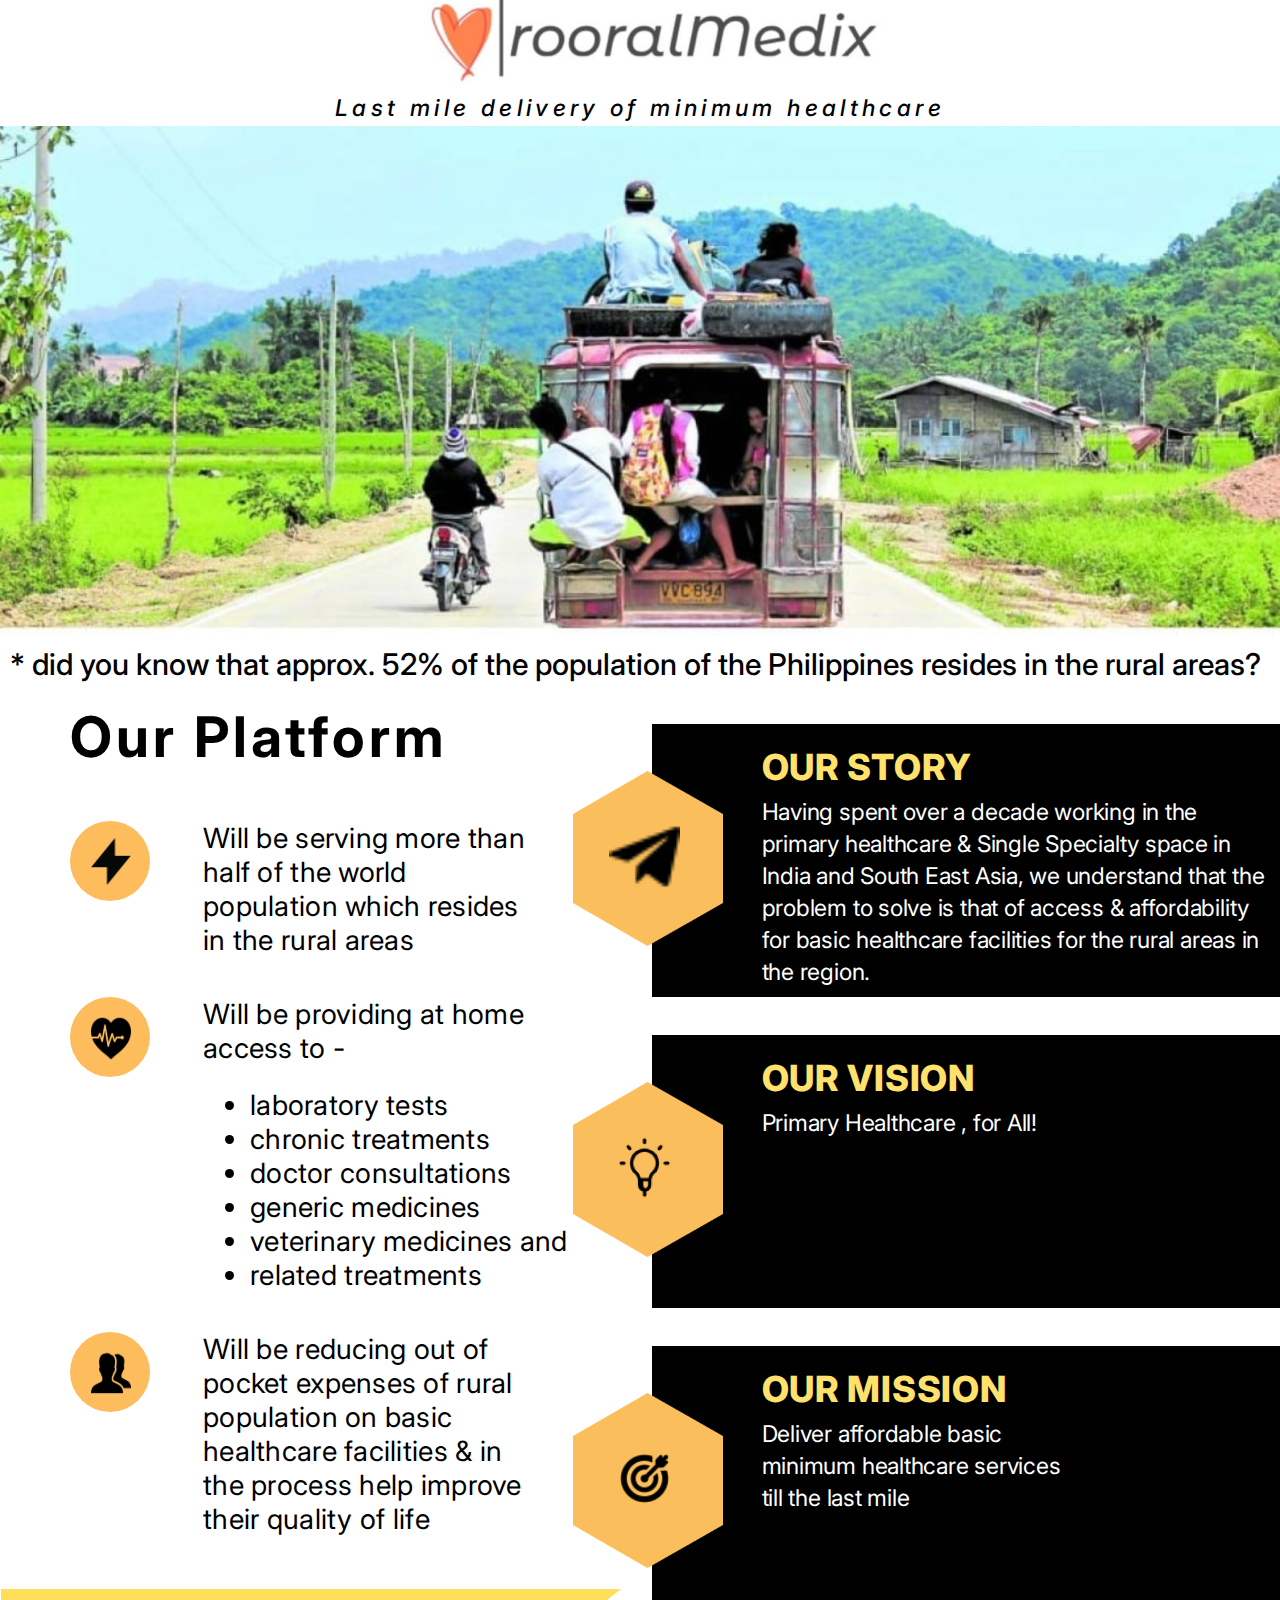
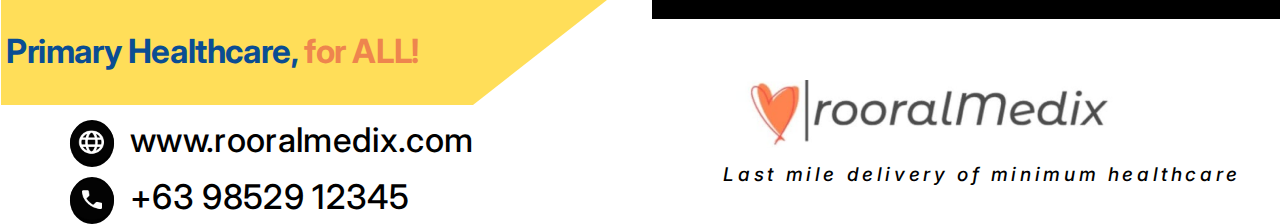
<file: index.html>
<!DOCTYPE html>
<html lang="en">

<head>
    <meta charset="UTF-8">
    <meta http-equiv="X-UA-Compatible" content="IE=edge">
    <meta name="viewport" content="width=device-width, initial-scale=1.0">
    <title>Document</title>
    <link rel="stylesheet" href="https://fonts.googleapis.com/css?family=Inter%3A400%2C500%2C700%2C800%2C900" />
    <link rel="stylesheet"
        href="https://fonts.googleapis.com/css?family=Source+Sans+Pro%3A400%2C500%2C700%2C800%2C900" />
    <link rel="stylesheet" href="./health.css" />
    <style>
       body {
    overflow-x: hidden;
}




        .header {
            display: flex;
            justify-content: center;
        }
    </style>
</head>

<body>

    <div class="container">
        <div>
            <div class="header"><img style="width: 38%;" src="rooral.png" alt=""></div>
            <div class="header">
                <h4
                    style="font-family: Inter;font-size: 23px;margin-top: 0px; font-style: italic;font-weight: 500;line-height: 35px;letter-spacing: 0.19em; text-align: left;">
                    Last mile delivery of minimum healthcare</h4>
            </div>
        </div>
        <div class="main-container">
            <img class="health-img" src="health.png" alt="">
        </div>

        <div style="padding: 10px;">
            <h5 class="paragraph1">* did you know that approx. 52% of the population of the Philippines resides in the
                rural areas?</h5>
        </div>


        <!-- second container -->

        <div class="second-container">
            <div style="width: 40vw; margin: 10px 0 0 70px; ">
                <div>
                    <h1
                        style="font-family: Inter; margin-bottom: 50px; font-size: 56px; font-weight: 700; line-height: 68px; letter-spacing: 0.07em; text-align: left;">
                        Our Platform</h1>
                </div>
                <div class="first-box">
                    <div class="first-block">
                        <img class="icon-bolt" src="./assets/icon-bolt.png" />


                    </div>
                    <p class="para-main">Will be serving more than half of the world population which resides in the
                        rural areas
                    </p>

                </div>
                <div class="first-box">
                    <div class="first-block">
                        <img class="icon-bolt" src="./assets/icons8-health-50-1.png" />


                    </div>
                    <div>
                        <p class="para-main">Will be providing at home access to - </p>
                        <ul class="para-main" style="padding: 23px 0 0 100px;">
                            <li>laboratory tests</li>
                            <li>chronic treatments</li>
                            <li>doctor consultations</li>
                            <li>generic medicines</li>
                            <li>veterinary medicines and</li>
                            <li>related treatments</li>
                        </ul>
                    </div>

                </div>
                <div class="first-box">
                    <div class="first-block">
                        <img class="icon-bolt" src="./assets/icons8-employees-50-1.png" />


                    </div>
                    <p class="para-main">Will be reducing out of pocket expenses of rural population on basic healthcare
                        facilities &amp; in the process help improve their quality of life
                    </p>

                </div>

                <div class="tria">
                    <h5 style="margin-top: -78px; padding-left: 5px;">Primary Healthcare, <span style="color: #EE854E;">for ALL!</span></h2>
                </div>
            </div>


            <div style="padding: 31px 0 0 31px; width: 60vw;">
                <div class="second-box">
                    <div style="width: 79px; margin-top: 47px; "> 
                        <img class="reactangle1"src="./assets/rectangle-2.png" alt="">
                        <img class="telegram" src="./assets/icons8-telegram-24-2.png" alt="">
                    </div>
                    <div style="background-color: black; width: 100%; position: relative; z-index: -2;     padding: 21px 8px 15px 0;
                      ">
                        <h2 class="main-head">OUR STORY</h2>
                        <p class="para2">Having spent over a decade working in the primary healthcare & Single Specialty
                            space in India and South East Asia, we understand that the problem to solve is that of
                            access & affordability for basic healthcare facilities for the rural areas in the region.
                        </p>
                    </div>
                </div>
                <div class="second-box">
                    <div style="width: 79px; margin-top: 47px; "> 
                        <img class="reactangle1"src="./assets/rectangle-2.png" alt="">
                        <img class="telegram" src="./assets/icons8-bulb-64 2.png" alt="">
                    </div>
                    <div style="background-color: black; width: 100%; position: relative; z-index: -2;     padding: 21px 8px 15px 0;
                      ">
                        <h2 class="main-head">OUR VISION</h2>
                        <p class="para2">Primary Healthcare , for All!
                        </p>
                    </div>
                </div>
                <div class="second-box">
                    <div style="width: 79px; margin-top: 47px; "> 
                        <img class="reactangle1"src="./assets/rectangle-2.png" alt="">
                        <img class="telegram" src="./assets/icons8-goal-64-2.png" alt="">
                    </div>
                    <div style="background-color: black; width: 100%; position: relative; z-index: -2;     padding: 21px 200px 15px 0;
                      ">
                        <h2 class="main-head">OUR MISSION</h2>
                        <p class="para2">Deliver affordable basic minimum healthcare services till the last mile
                        </p>
                    </div>
                </div>
            </div>


          
        


        </div>

        <div class="footer">
            <div>
                <div  style="display: flex;">
                    <div style="background-color: black;  background-color: black;
                    border-radius: 100%;"><img style="width: 44px; height: 41px;
                        margin-top: 2px;"  src="./assets/frame-20.png" alt=""></div>
                               <p style="font-family: Inter;font-size: 34px;    margin: 5px 0 0 16px;
                               font-weight: 500; line-height: 30px;letter-spacing: 0.01em;text-align: left;">www.rooralmedix.com</p>
    
                </div>
    
                <div  style="display: flex; padding-top: 10px;">
                    <div style="background-color: black;  background-color: black;
                    border-radius: 100%;"><img style="width: 44px; height: 41px;
                        margin-top: 2px;"  src="./assets/frame-21.png" alt=""></div>
                               <p style="font-family: Inter;font-size: 34px;    margin: 5px 0 0 16px;
                               font-weight: 500; line-height: 30px;letter-spacing: 0.01em;text-align: left;">+63 98529 12345</p>
    
                </div>
            </div>

            <div>
                <div class="footer-head" style="    margin-top: -40px;
                "><img style="width: 70%;" src="rooral.png" alt=""></div>
                <div class="footer-head">
                    <h4
                        style="font-family: Inter;font-size: 19px;margin-top: 0px; font-style: italic;font-weight: 500;line-height: 35px;letter-spacing: 0.19em; text-align: left;">
                        Last mile delivery of minimum healthcare</h4>
                </div>
            </div>
            

             
        </div>

      


</body>

</html>
</file>
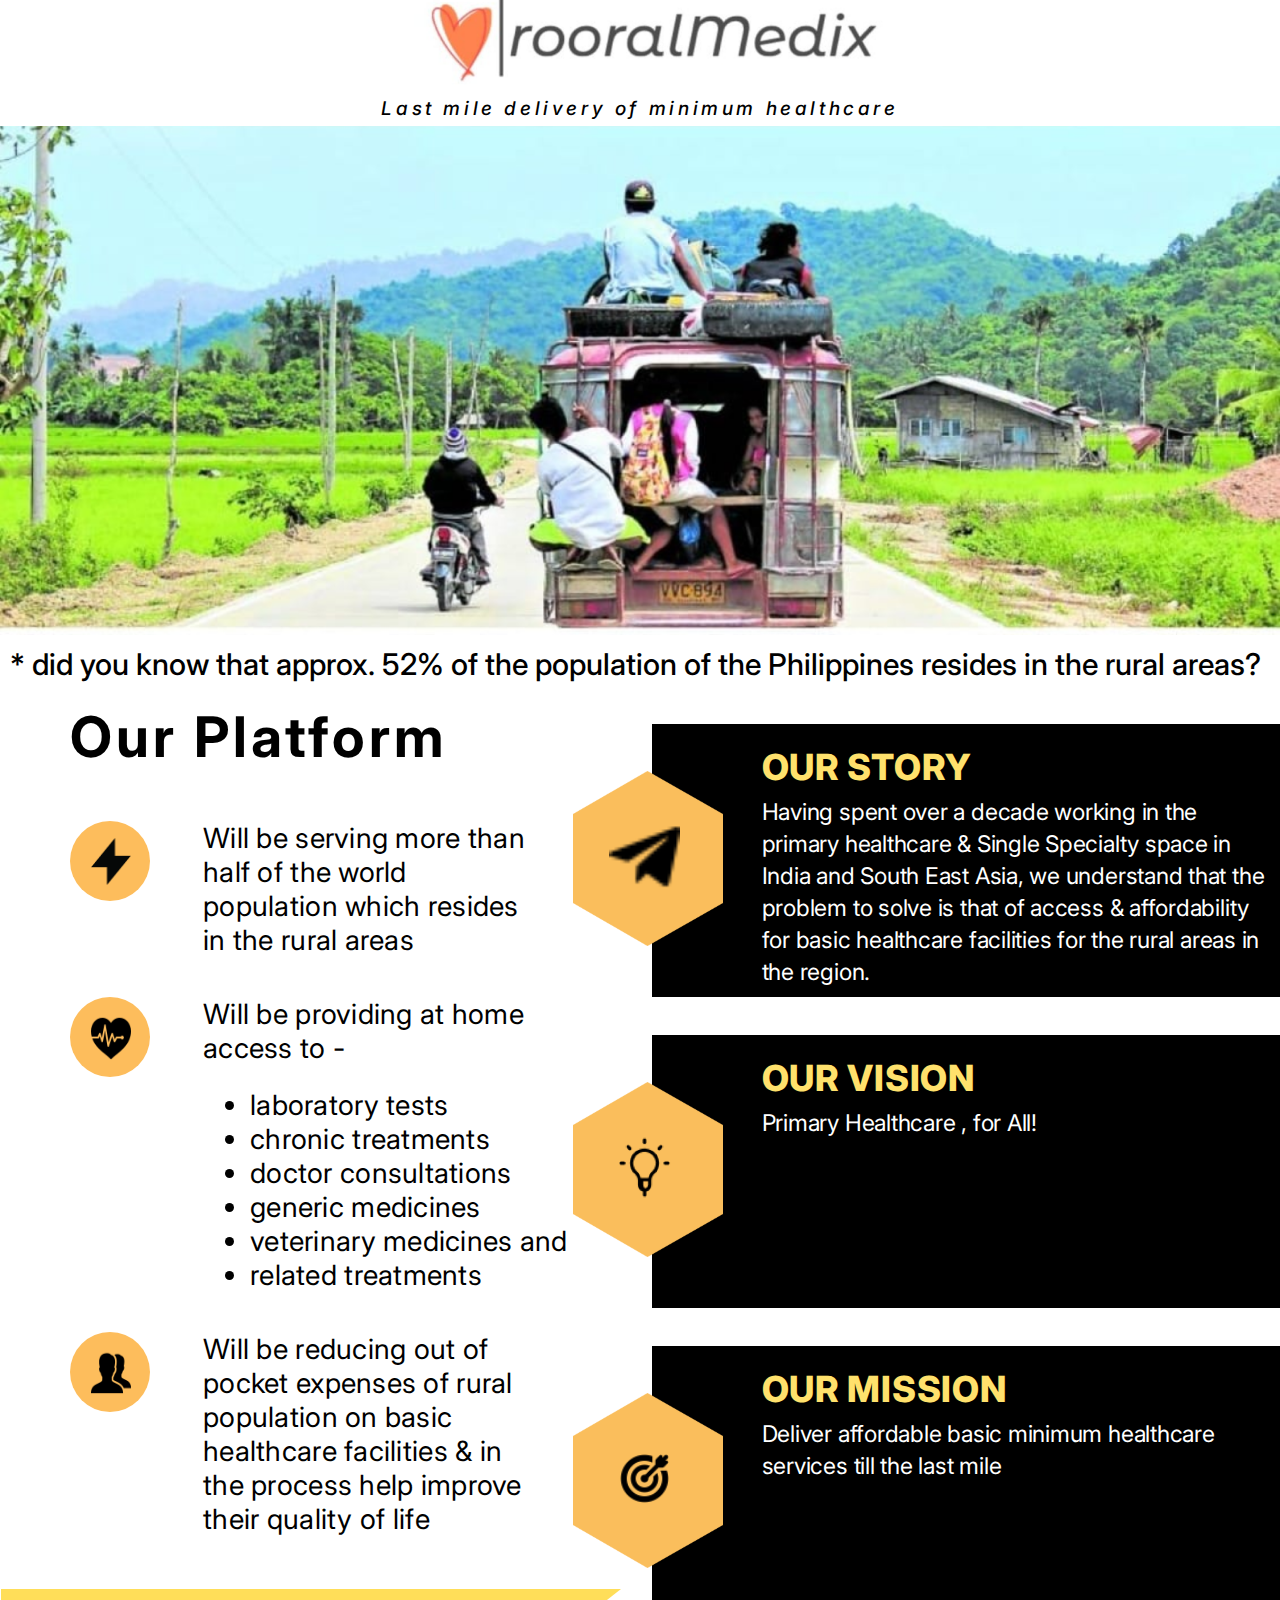
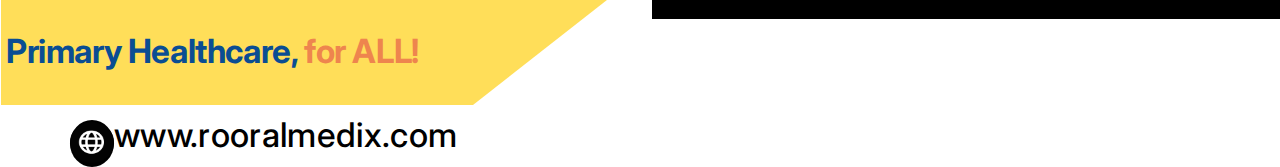
<file: health.html>
<!DOCTYPE html>
<html lang="en">

<head>
    <meta charset="UTF-8">
    <meta http-equiv="X-UA-Compatible" content="IE=edge">
    <meta name="viewport" content="width=device-width, initial-scale=1.0">
    <title>Document</title>
    <link rel="stylesheet" href="https://fonts.googleapis.com/css?family=Inter%3A400%2C500%2C700%2C800%2C900" />
    <link rel="stylesheet"
        href="https://fonts.googleapis.com/css?family=Source+Sans+Pro%3A400%2C500%2C700%2C800%2C900" />
    <link rel="stylesheet" href="./health.css" />
    <style>
       body {
    overflow-x: hidden;
}




        .header {
            display: flex;
            justify-content: center;
        }
    </style>
</head>

<body>

    <div class="container">
        <div>
            <div class="header"><img style="width: 38%;" src="rooral.png" alt=""></div>
            <div class="header">
                <h4
                    style="font-family: Inter;font-size: 19px;margin-top: 0px; font-style: italic;font-weight: 500;line-height: 35px;letter-spacing: 0.19em; text-align: left;">
                    Last mile delivery of minimum healthcare</h4>
            </div>
        </div>
        <div class="main-container">
            <img class="health-img" src="health.png" alt="">
        </div>

        <div style="padding: 10px;">
            <h5 class="paragraph1">* did you know that approx. 52% of the population of the Philippines resides in the
                rural areas?</h5>
        </div>


        <!-- second container -->

        <div class="second-container">
            <div style="width: 40vw; margin: 10px 0 0 70px; ">
                <div>
                    <h1
                        style="font-family: Inter; margin-bottom: 50px; font-size: 56px; font-weight: 700; line-height: 68px; letter-spacing: 0.07em; text-align: left;">
                        Our Platform</h1>
                </div>
                <div class="first-box">
                    <div class="first-block">
                        <img class="icon-bolt" src="./assets/icon-bolt.png" />


                    </div>
                    <p class="para-main">Will be serving more than half of the world population which resides in the
                        rural areas
                    </p>

                </div>
                <div class="first-box">
                    <div class="first-block">
                        <img class="icon-bolt" src="./assets/icons8-health-50-1.png" />


                    </div>
                    <div>
                        <p class="para-main">Will be providing at home access to - </p>
                        <ul class="para-main" style="padding: 23px 0 0 100px;">
                            <li>laboratory tests</li>
                            <li>chronic treatments</li>
                            <li>doctor consultations</li>
                            <li>generic medicines</li>
                            <li>veterinary medicines and</li>
                            <li>related treatments</li>
                        </ul>
                    </div>

                </div>
                <div class="first-box">
                    <div class="first-block">
                        <img class="icon-bolt" src="./assets/icons8-employees-50-1.png" />


                    </div>
                    <p class="para-main">Will be reducing out of pocket expenses of rural population on basic healthcare
                        facilities &amp; in the process help improve their quality of life
                    </p>

                </div>

                <div class="tria">
                    <h5 style="margin-top: -78px; padding-left: 5px;">Primary Healthcare, <span style="color: #EE854E;">for ALL!</span></h2>
                </div>
            </div>


            <div style="padding: 31px 0 0 31px; width: 60vw;">
                <div class="second-box">
                    <div style="width: 79px; margin-top: 47px; "> 
                        <img class="reactangle1"src="./assets/rectangle-2.png" alt="">
                        <img class="telegram" src="./assets/icons8-telegram-24-2.png" alt="">
                    </div>
                    <div style="background-color: black; width: 100%; position: relative; z-index: -2;     padding: 21px 0 15px 0;
                      ">
                        <h2 class="main-head">OUR STORY</h2>
                        <p class="para2">Having spent over a decade working in the primary healthcare & Single Specialty
                            space in India and South East Asia, we understand that the problem to solve is that of
                            access & affordability for basic healthcare facilities for the rural areas in the region.
                        </p>
                    </div>
                </div>
                <div class="second-box">
                    <div style="width: 79px; margin-top: 47px; "> 
                        <img class="reactangle1"src="./assets/rectangle-2.png" alt="">
                        <img class="telegram" src="./assets/icons8-bulb-64 2.png" alt="">
                    </div>
                    <div style="background-color: black; width: 100%; position: relative; z-index: -2;     padding: 21px 0 15px 0;
                      ">
                        <h2 class="main-head">OUR VISION</h2>
                        <p class="para2">Primary Healthcare , for All!
                        </p>
                    </div>
                </div>
                <div class="second-box">
                    <div style="width: 79px; margin-top: 47px; "> 
                        <img class="reactangle1"src="./assets/rectangle-2.png" alt="">
                        <img class="telegram" src="./assets/icons8-goal-64-2.png" alt="">
                    </div>
                    <div style="background-color: black; width: 100%; position: relative; z-index: -2;     padding: 21px 0 15px 0;
                      ">
                        <h2 class="main-head">OUR MISSION</h2>
                        <p class="para2">Deliver affordable basic minimum healthcare services till the last mile
                        </p>
                    </div>
                </div>
            </div>


          
        


        </div>

        <div class="footer">
            <div style="background-color: black;  background-color: black;
            border-radius: 100%;">
                <div><img style="width: 44px; height: 41px;
                    margin-top: 2px;"  src="./assets/frame-20.png" alt=""></div>

            </div>
            <p style="font-family: Inter;font-size: 34px; font-weight: 500; line-height: 30px;letter-spacing: 0.01em;text-align: left;">www.rooralmedix.com</p>

             
        </div>

      


</body>

</html>
</file>
<file: health.css>
* {
    margin: 0;
    padding: 0;
}

.container {
    width: 100vw;
    height: 100vh;
}

.main-container {
    display: flex;
    justify-content: center;
    overflow: hidden;
}

.health-img {
    width: 100vw;
    background-repeat: no-repeat;
    background-size: cover;
    background-attachment: fixed;



}

.paragraph1 {
    font-family: Inter;
    font-size: 30px;
    font-weight: 500;
    line-height: 38px;
    letter-spacing: 0em;
    text-align: left;

}

/* second-container */

.second-container {
    display: flex;
    width: 100vw;
    margin: 0;
}

.first-box {
    display: -webkit-box;
    padding-bottom: 40px;
}

.first-block {
    background-color: #FDBD5C;
    border-radius: 100%;
    width: 80px;
    height: 80px;
    border-radius: 100%;

}

.icon-bolt {
    width: 40px;
    height: 47px;
    margin: 17px 0 0 21px;

}

.para-main {
    font-family: Inter;
    font-size: 28px;
    font-weight: 400;
    line-height: 34px;
    letter-spacing: 0.01em;
    text-align: left;
    width: 69%;
    padding-left: 53px;

}


.second-box {
    display: flex;
    margin-bottom: 38px;
    height: 273px;


}

.reactangle1 {
    width: 150px;
    height: 175px;
    position: absolute;
}

.main-head {
    font-family: Inter;
    font-size: 36px;
    font-weight: 800;
    line-height: 44px;
    letter-spacing: 0.02em;
    text-align: left;
    color: #FFE16C;
    margin-left: 110px;
    padding-bottom: 7px;


}

.para2 {
    font-family: Inter;
    font-size: 23px;
    font-weight: 400;
    line-height: 32px;
    letter-spacing: -0.01em;
    text-align: left;
    color: #FFFFFF;
    margin-left: 110px;


}

.telegram {
    position: relative;
    margin: 50px 0 0 36px;
    width: 71px;
}

.tria {
    border-right: 148px solid transparent;
    border-top: 116px solid #FFDE59;
    width: 100%;
    margin-top: 13px;
    font-family: Inter;
    font-size: 40px;
    font-weight: 1000;
    line-height: 49px;
    letter-spacing: -0.01em;
    text-align: left;
    margin-left: -69px;
    color: #0A4D93;



}
.footer-head{
    margin-left: 250px;
}
.footer{
    display: flex;
    padding: 15px 0 0 70px;
}
</file>
